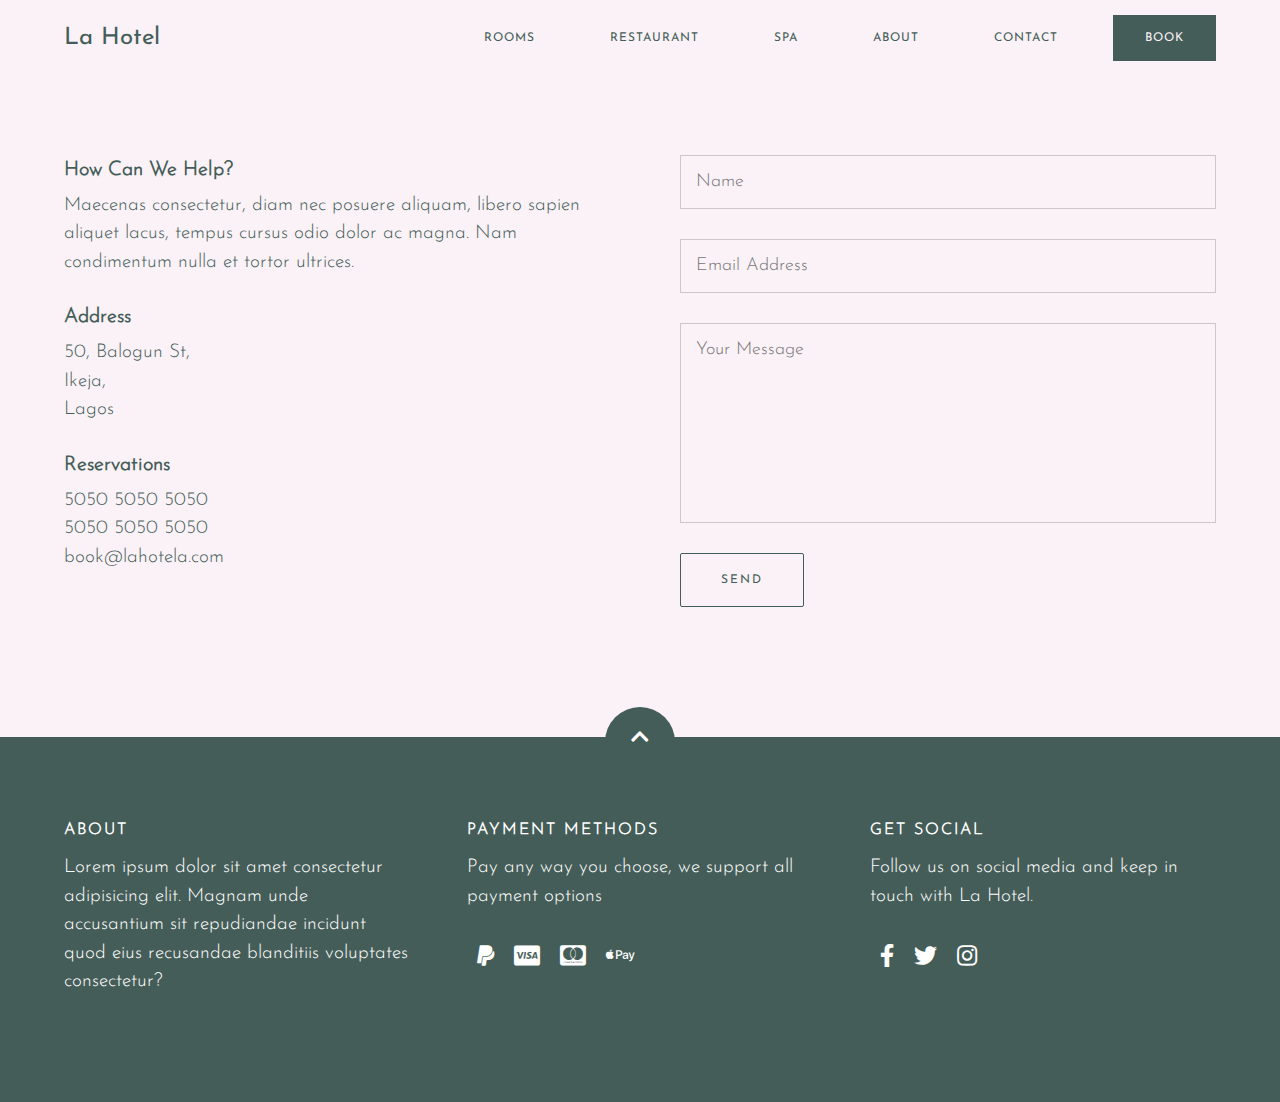
<file: contact.html>
<!DOCTYPE html>
<html lang="en">

<head>
    <meta charset="UTF-8">
    <meta name="viewport" content="width=device-width, initial-scale=1.0">
    <title>Contact - La Hotel</title>
    <link rel="stylesheet" href="https://cdnjs.cloudflare.com/ajax/libs/font-awesome/5.14.0/css/all.min.css">
    <link rel="stylesheet" href="style.css">
</head>

<body>
    <!-- NAVBAR -->
    <div class="container">
        <nav class="navbar">
            <a class="logo" href="index.html">La Hotel</a>
            <input type="checkbox" id="check">
            <label for="check">
                <i class="fas fa-bars" id="open"></i>
                <i class="fas fa-times" id="close"></i>
            </label>
            <ul class="nav-list">
                <li class="nav-item"><a href="rooms.html" class="nav-link">Rooms</a></li>
                <li class="nav-item"><a href="restaurant.html" class="nav-link">Restaurant</a></li>
                <li class="nav-item"><a href="spa.html" class="nav-link">Spa</a></li>
                <li class="nav-item"><a href="about.html" class="nav-link">About</a></li>
                <li class="nav-item"><a href="contact.html" class="nav-link">Contact</a></li>
                <li class="nav-item"><a href="rooms.html" class="nav-link book-btn">Book</a></li>
            </ul>
        </nav>
    </div>

    <!-- CONTACT SECTION -->
    <section id="contact" class="contact">
        <div class="container">
            <div class="row">
                <div class="col-2">
                    <div>
                        <h3>How Can We Help?</h3>
                        <p>Maecenas consectetur, diam nec posuere aliquam, libero sapien aliquet lacus, tempus cursus
                            odio dolor ac magna. Nam condimentum nulla et tortor ultrices.</p>
                    </div>
                    <div>
                        <h3>Address</h3>
                        <p>50, Balogun St,</p>
                        <p>Ikeja,</p>
                        <p>Lagos</p>
                    </div>
                    <div>
                        <h3>Reservations</h3>
                        <p>5050 5050 5050</p>
                        <p>5050 5050 5050</p>
                        <p>book@lahotela.com</p>
                    </div>
                </div>
                <div class="col-2">
                    <form>
                        <input type="text" placeholder="Name" required>
                        <input type="email" placeholder="Email Address" required>
                        <textarea row="20" cols="20" placeholder="Your Message" required></textarea>
                        <button class="btn btn-white">Send</button>
                    </form>
                </div>
            </div>
        </div>
    </section>

    <!-- FOOTER SECTION -->
    <footer>
        <div class="container">
            <div class="back-to-top">
                <a href="#contact"><i class="fas fa-chevron-up"></i></a>
            </div>
            <div class="footer__content row">
                <div class="col-3">
                    <h4>About</h4>
                    <p>Lorem ipsum dolor sit amet consectetur adipisicing elit. Magnam unde accusantium sit repudiandae
                        incidunt quod eius recusandae blanditiis voluptates consectetur?</p>
                </div>
                <div class="col-3">
                    <h4>Payment Methods</h4>
                    <p>Pay any way you choose, we support all payment options</p>
                    <ul class="payment-methods">
                        <li>
                            <a href="#">
                                <i class="fab fa-paypal"></i>
                            </a>
                        </li>
                        <li>
                            <a href="#">
                                <i class="fab fa-cc-visa"></i>
                            </a>
                        </li>
                        <li>
                            <a href="#">
                                <i class="fab fa-cc-mastercard"></i>
                            </a>
                        </li>
                        <li>
                            <a href="#">
                                <i class="fab fa-apple-pay"></i>
                            </a>
                        </li>
                    </ul>
                </div>
                <div class="col-3">
                    <h4>Get Social</h4>
                    <p>Follow us on social media and keep in touch with La Hotel.</p>
                    <ul class="social-icons">
                        <li>
                            <a href="#">
                                <i class="fab fa-facebook-f"></i>
                            </a>
                        </li>
                        <li>
                            <a href="#">
                                <i class="fab fa-twitter"></i>
                            </a>
                        </li>
                        <li>
                            <a href="#">
                                <i class="fab fa-instagram"></i>
                            </a>
                        </li>
                        <li>
                            <a href="#">
                                <i class="fab fa-tripadvisor"></i>
                            </a>
                        </li>
                    </ul>
                </div>
            </div>
        </div>
    </footer>
</body>

</html>
</file>
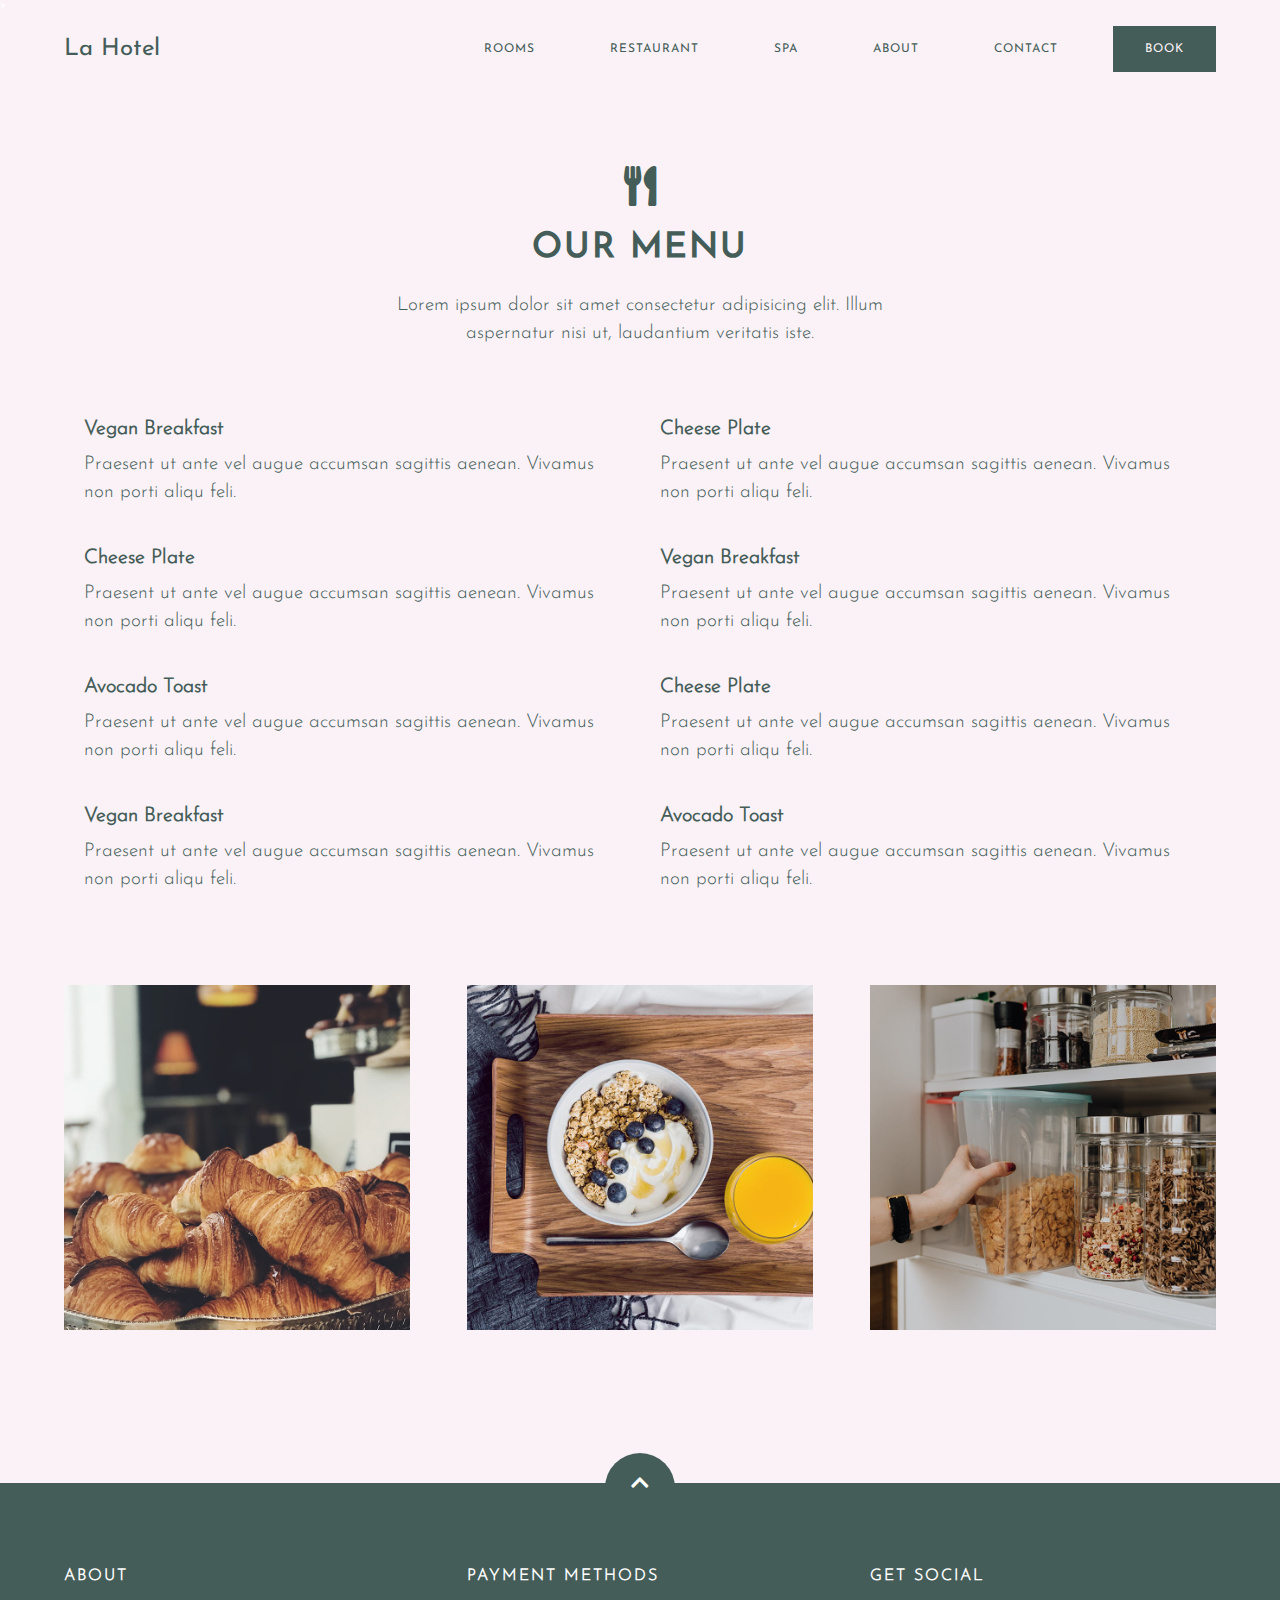
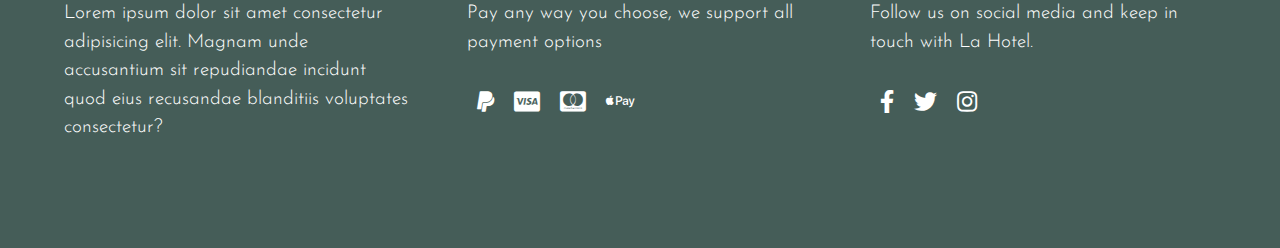
<file: restaurant.html>
<!DOCTYPE html>
<html lang="en">

<head>
    <meta charset="UTF-8">
    <meta name="viewport" content="width=device-width, initial-scale=1.0">
    <title>Restaurant - La Hotel</title>
    <link rel="stylesheet" href="https://cdnjs.cloudflare.com/ajax/libs/font-awesome/5.14.0/css/all.min.css">>
    <link rel="stylesheet" href="style.css">
</head>

<body>
    <!-- NAVBAR -->
    <div class="container">
        <nav class="navbar">
            <a class="logo" href="index.html">La Hotel</a>
            <input type="checkbox" id="check">
            <label for="check">
                <i class="fas fa-bars" id="open"></i>
                <i class="fas fa-times" id="close"></i>
            </label>
            <ul class="nav-list">
                <li class="nav-item"><a href="rooms.html" class="nav-link">Rooms</a></li>
                <li class="nav-item"><a href="restaurant.html" class="nav-link">Restaurant</a></li>
                <li class="nav-item"><a href="spa.html" class="nav-link">Spa</a></li>
                <li class="nav-item"><a href="about.html" class="nav-link">About</a></li>
                <li class="nav-item"><a href="contact.html" class="nav-link">Contact</a></li>
                <li class="nav-item"><a href="rooms.html" class="nav-link book-btn">Book</a></li>
            </ul>
        </nav>
    </div>

    <!-- MENU SECTION -->
    <section id="our-menu" class="our-menu">
        <div class="container">
            <div class="menu-header">
                <i class="fas fa-utensils"></i>
                <h2 class="headline">Our Menu</h2>
                <p>Lorem ipsum dolor sit amet consectetur adipisicing elit. Illum aspernatur nisi ut, laudantium
                    veritatis
                    iste.</p>
            </div>
            <div class="menu-table">
                <div class="row">
                    <div class="col-2">
                        <div>
                            <h3>Vegan Breakfast</h3>
                            <p>Praesent ut ante vel augue accumsan sagittis aenean. Vivamus non porti aliqu feli.</p>
                        </div>
                        <div>
                            <h3>Cheese Plate</h3>
                            <p>Praesent ut ante vel augue accumsan sagittis aenean. Vivamus non porti aliqu feli.</p>
                        </div>
                        <div>
                            <h3>Avocado Toast</h3>
                            <p>Praesent ut ante vel augue accumsan sagittis aenean. Vivamus non porti aliqu feli.</p>
                        </div>
                        <div>
                            <h3>Vegan Breakfast</h3>
                            <p>Praesent ut ante vel augue accumsan sagittis aenean. Vivamus non porti aliqu feli.</p>
                        </div>
                    </div>
                    <div class="col-2">
                        <div>
                            <h3>Cheese Plate</h3>
                            <p>Praesent ut ante vel augue accumsan sagittis aenean. Vivamus non porti aliqu feli.</p>
                        </div>
                        <div>
                            <h3>Vegan Breakfast</h3>
                            <p>Praesent ut ante vel augue accumsan sagittis aenean. Vivamus non porti aliqu feli.</p>
                        </div>
                        <div>
                            <h3>Cheese Plate</h3>
                            <p>Praesent ut ante vel augue accumsan sagittis aenean. Vivamus non porti aliqu feli.</p>
                        </div>
                        <div>
                            <h3>Avocado Toast</h3>
                            <p>Praesent ut ante vel augue accumsan sagittis aenean. Vivamus non porti aliqu feli.</p>
                        </div>
                    </div>
                </div>
            </div>
            <div class="menu-gallery">
                <div class="row">
                    <div class="col-3">
                        <img src="./images/menu-gallery-1.jpg" alt="menu-image">
                    </div>
                    <div class="col-3">
                        <img src="./images/menu-gallery-2.jpg" alt="menu-image">
                    </div>
                    <div class="col-3">
                        <img src="./images/menu-gallery-3.jpg" alt="menu-image">
                    </div>
                </div>
            </div>
        </div>
    </section>

    <!-- FOOTER SECTION -->
    <footer>
        <div class="container">
            <div class="back-to-top">
                <a href="#our-menu"><i class="fas fa-chevron-up"></i></a>
            </div>
            <div class="footer__content row">
                <div class="col-3">
                    <h4>About</h4>
                    <p>Lorem ipsum dolor sit amet consectetur adipisicing elit. Magnam unde accusantium sit repudiandae
                        incidunt quod eius recusandae blanditiis voluptates consectetur?</p>
                </div>
                <div class="col-3">
                    <h4>Payment Methods</h4>
                    <p>Pay any way you choose, we support all payment options</p>
                    <ul class="payment-methods">
                        <li>
                            <a href="#">
                                <i class="fab fa-paypal"></i>
                            </a>
                        </li>
                        <li>
                            <a href="#">
                                <i class="fab fa-cc-visa"></i>
                            </a>
                        </li>
                        <li>
                            <a href="#">
                                <i class="fab fa-cc-mastercard"></i>
                            </a>
                        </li>
                        <li>
                            <a href="#">
                                <i class="fab fa-apple-pay"></i>
                            </a>
                        </li>
                    </ul>
                </div>
                <div class="col-3">
                    <h4>Get Social</h4>
                    <p>Follow us on social media and keep in touch with La Hotel.</p>
                    <ul class="social-icons">
                        <li>
                            <a href="#">
                                <i class="fab fa-facebook-f"></i>
                            </a>
                        </li>
                        <li>
                            <a href="#">
                                <i class="fab fa-twitter"></i>
                            </a>
                        </li>
                        <li>
                            <a href="#">
                                <i class="fab fa-instagram"></i>
                            </a>
                        </li>
                        <li>
                            <a href="#">
                                <i class="fab fa-tripadvisor"></i>
                            </a>
                        </li>
                    </ul>
                </div>
            </div>
        </div>
    </footer>
</body>

</html>
</file>
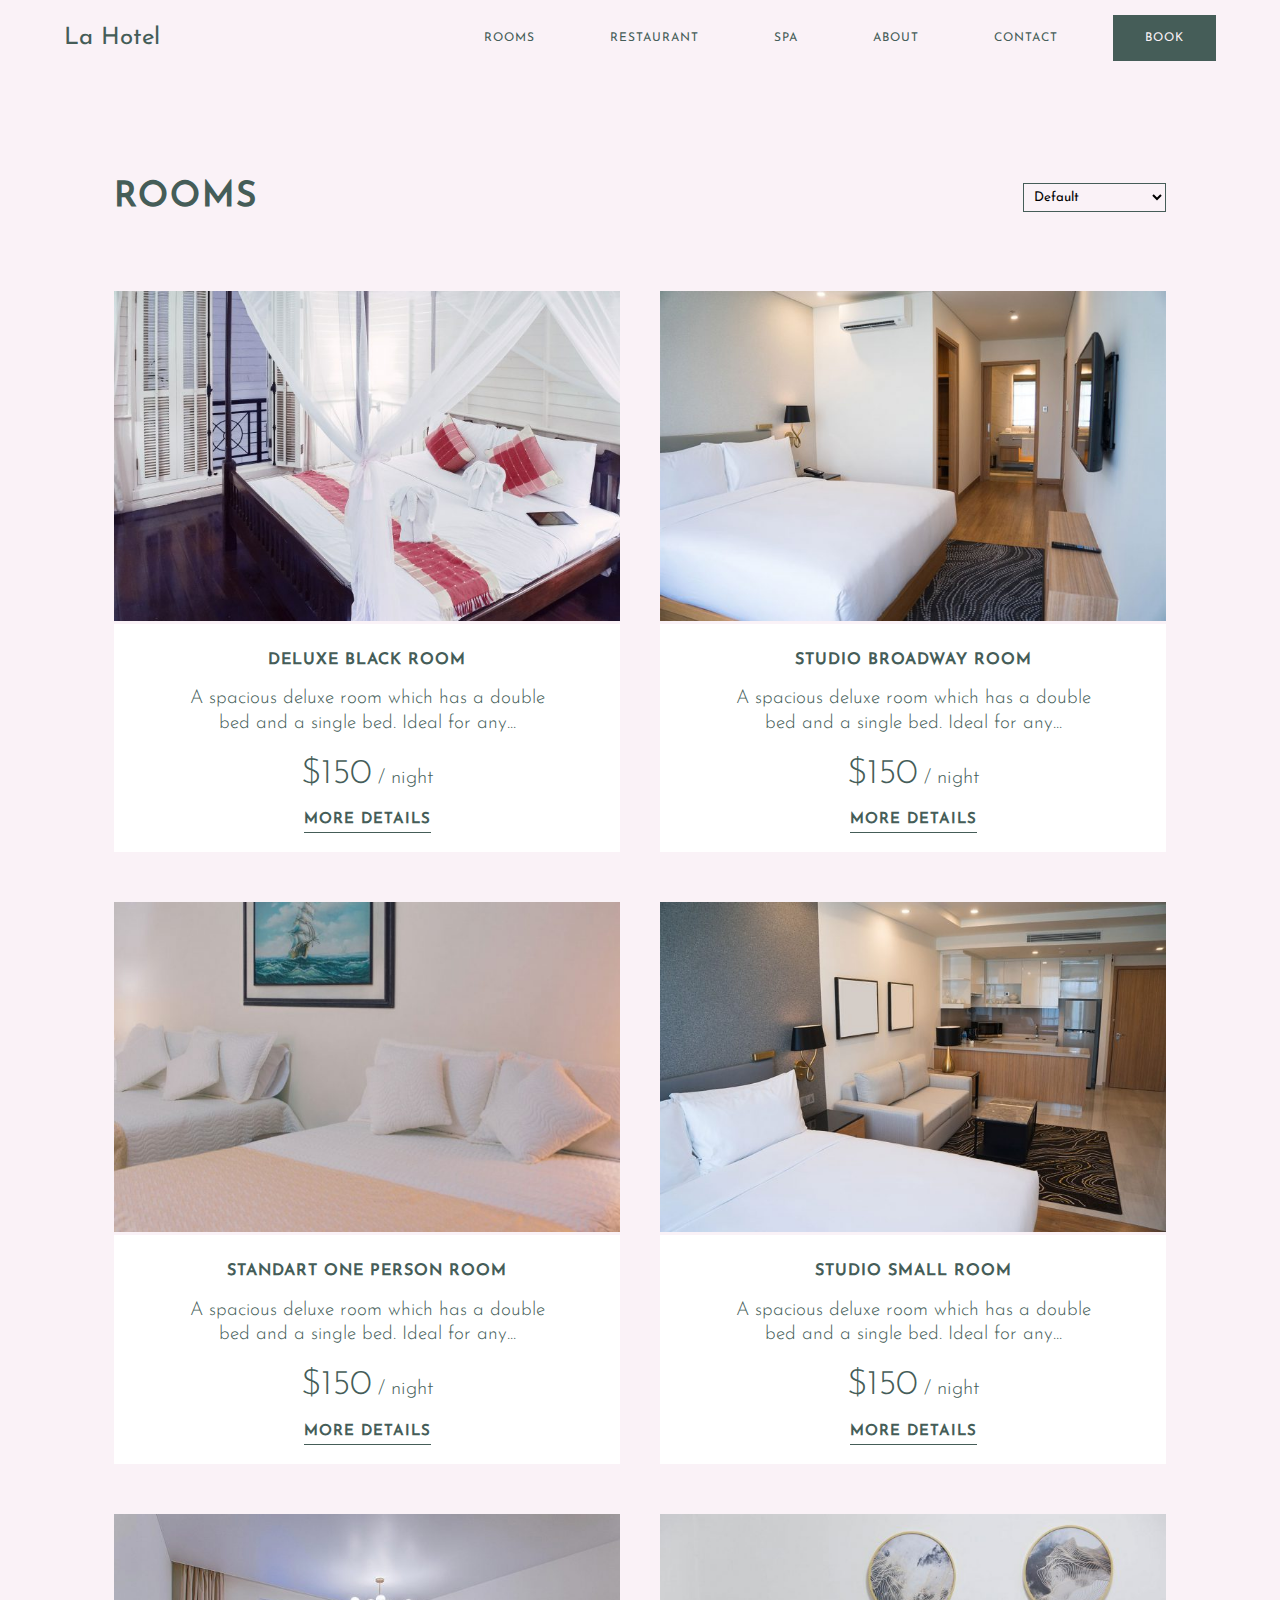
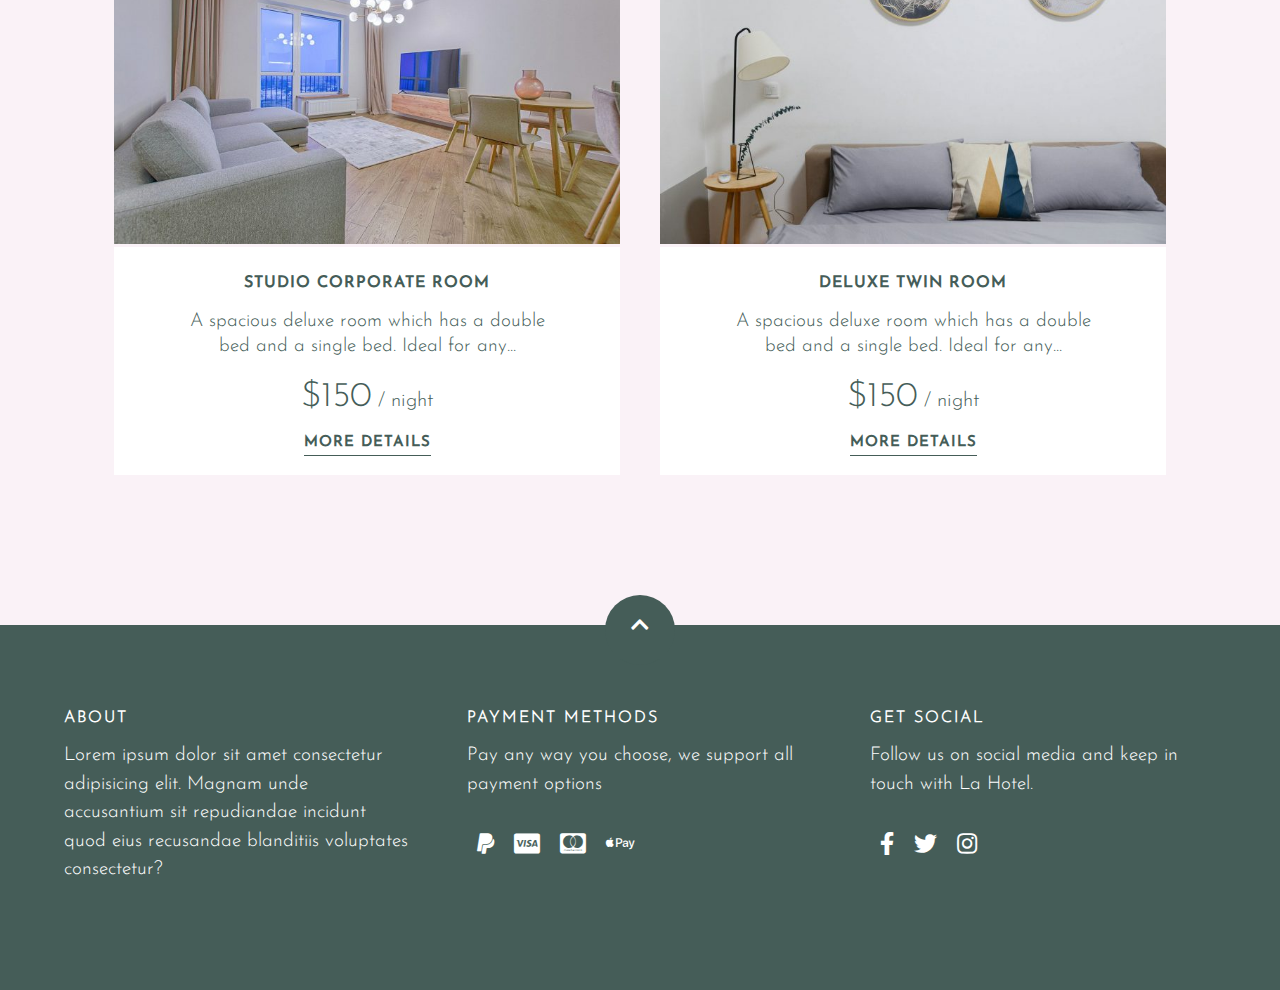
<file: rooms.html>
<!DOCTYPE html>
<html lang="en">

<head>
    <meta charset="UTF-8">
    <meta name="viewport" content="width=device-width, initial-scale=1.0">
    <title>Rooms - La Hotel</title>
    <link rel="stylesheet" href="https://cdnjs.cloudflare.com/ajax/libs/font-awesome/5.14.0/css/all.min.css">
    <link rel="stylesheet" href="style.css">
</head>

<body>
    <!-- NAVBAR -->
    <div class="container">
        <nav class="navbar">
            <a class="logo" href="index.html">La Hotel</a>
            <input type="checkbox" id="check">
            <label for="check">
                <i class="fas fa-bars" id="open"></i>
                <i class="fas fa-times" id="close"></i>
            </label>
            <ul class="nav-list">
                <li class="nav-item"><a href="rooms.html" class="nav-link">Rooms</a></li>
                <li class="nav-item"><a href="restaurant.html" class="nav-link">Restaurant</a></li>
                <li class="nav-item"><a href="spa.html" class="nav-link">Spa</a></li>
                <li class="nav-item"><a href="about.html" class="nav-link">About</a></li>
                <li class="nav-item"><a href="contact.html" class="nav-link">Contact</a></li>
                <li class="nav-item"><a href="rooms.html" class="nav-link book-btn">Book</a></li>
            </ul>
        </nav>
    </div>

    <!-- ROOMS LIST -->
    <section id="rooms-list" class="rooms-list">
        <div class="container container-medium">
            <div class="row row-2">
                <h2>Rooms</h2>
                <select>
                    <option>Default</option>
                    <option>Sort by Price</option>
                    <option>Sort by Reviews</option>
                    <option>Sort by Popularity</option>
                    <option>Sort by Spacing</option>
                </select>
            </div>
            <div class="row">
                <div class="col-2">
                    <div class="room-image">
                        <img src="./images/room-1.jpg" alt="room">
                    </div>
                    <div class="room-info">
                        <div>
                            <h4>Deluxe Black Room</h4>
                            <p>A spacious deluxe room which has a double bed and a single bed. Ideal for any...</p>
                            <p class="price"><span>$150</span> / night</p>
                            <a href="#">More Details</a>
                        </div>
                    </div>
                </div>
                <div class="col-2">
                    <div class="room-image">
                        <img src="./images/room-2.jpg" alt="room">
                    </div>
                    <div class="room-info">
                        <div>
                            <h4>Studio Broadway Room</h4>
                            <p>A spacious deluxe room which has a double bed and a single bed. Ideal for any...</p>
                            <p class="price"><span>$150</span> / night</p>
                            <a href="#">More Details</a>
                        </div>
                    </div>
                </div>
            </div>
            <div class="row">
                <div class="col-2">
                    <div class="room-image">
                        <img src="./images/room-3.jpg" alt="room">
                    </div>
                    <div class="room-info">
                        <div>
                            <h4>Standart One Person Room</h4>
                            <p>A spacious deluxe room which has a double bed and a single bed. Ideal for any...</p>
                            <p class="price"><span>$150</span> / night</p>
                            <a href="#">More Details</a>
                        </div>
                    </div>
                </div>
                <div class="col-2">
                    <div class="room-image">
                        <img src="./images/room-4.jpg" alt="room">
                    </div>
                    <div class="room-info">
                        <div>
                            <h4>Studio Small Room</h4>
                            <p>A spacious deluxe room which has a double bed and a single bed. Ideal for any...</p>
                            <p class="price"><span>$150</span> / night</p>
                            <a href="#">More Details</a>
                        </div>
                    </div>
                </div>
            </div>
            <div class="row">
                <div class="col-2">
                    <div class="room-image">
                        <img src="./images/room-5.jpg" alt="room">
                    </div>
                    <div class="room-info">
                        <div>
                            <h4>Studio Corporate Room</h4>
                            <p>A spacious deluxe room which has a double bed and a single bed. Ideal for any...</p>
                            <p class="price"><span>$150</span> / night</p>
                            <a href="#">More Details</a>
                        </div>
                    </div>
                </div>
                <div class="col-2">
                    <div class="room-image">
                        <img src="./images/room-6.jpg" alt="room">
                    </div>
                    <div class="room-info">
                        <div>
                            <h4>Deluxe Twin Room</h4>
                            <p>A spacious deluxe room which has a double bed and a single bed. Ideal for any...</p>
                            <p class="price"><span>$150</span> / night</p>
                            <a href="#">More Details</a>
                        </div>
                    </div>
                </div>
            </div>
        </div>
    </section>

    <!-- FOOTER SECTION -->
    <footer>
        <div class="container">
            <div class="back-to-top">
                <a href="#rooms-list"><i class="fas fa-chevron-up"></i></a>
            </div>
            <div class="footer__content row">
                <div class="col-3">
                    <h4>About</h4>
                    <p>Lorem ipsum dolor sit amet consectetur adipisicing elit. Magnam unde accusantium sit repudiandae
                        incidunt quod eius recusandae blanditiis voluptates consectetur?</p>
                </div>
                <div class="col-3">
                    <h4>Payment Methods</h4>
                    <p>Pay any way you choose, we support all payment options</p>
                    <ul class="payment-methods">
                        <li>
                            <a href="#">
                                <i class="fab fa-paypal"></i>
                            </a>
                        </li>
                        <li>
                            <a href="#">
                                <i class="fab fa-cc-visa"></i>
                            </a>
                        </li>
                        <li>
                            <a href="#">
                                <i class="fab fa-cc-mastercard"></i>
                            </a>
                        </li>
                        <li>
                            <a href="#">
                                <i class="fab fa-apple-pay"></i>
                            </a>
                        </li>
                    </ul>
                </div>
                <div class="col-3">
                    <h4>Get Social</h4>
                    <p>Follow us on social media and keep in touch with La Hotel.</p>
                    <ul class="social-icons">
                        <li>
                            <a href="#">
                                <i class="fab fa-facebook-f"></i>
                            </a>
                        </li>
                        <li>
                            <a href="#">
                                <i class="fab fa-twitter"></i>
                            </a>
                        </li>
                        <li>
                            <a href="#">
                                <i class="fab fa-instagram"></i>
                            </a>
                        </li>
                        <li>
                            <a href="#">
                                <i class="fab fa-tripadvisor"></i>
                            </a>
                        </li>
                    </ul>
                </div>
            </div>
        </div>
    </footer>
</body>

</html>
</file>
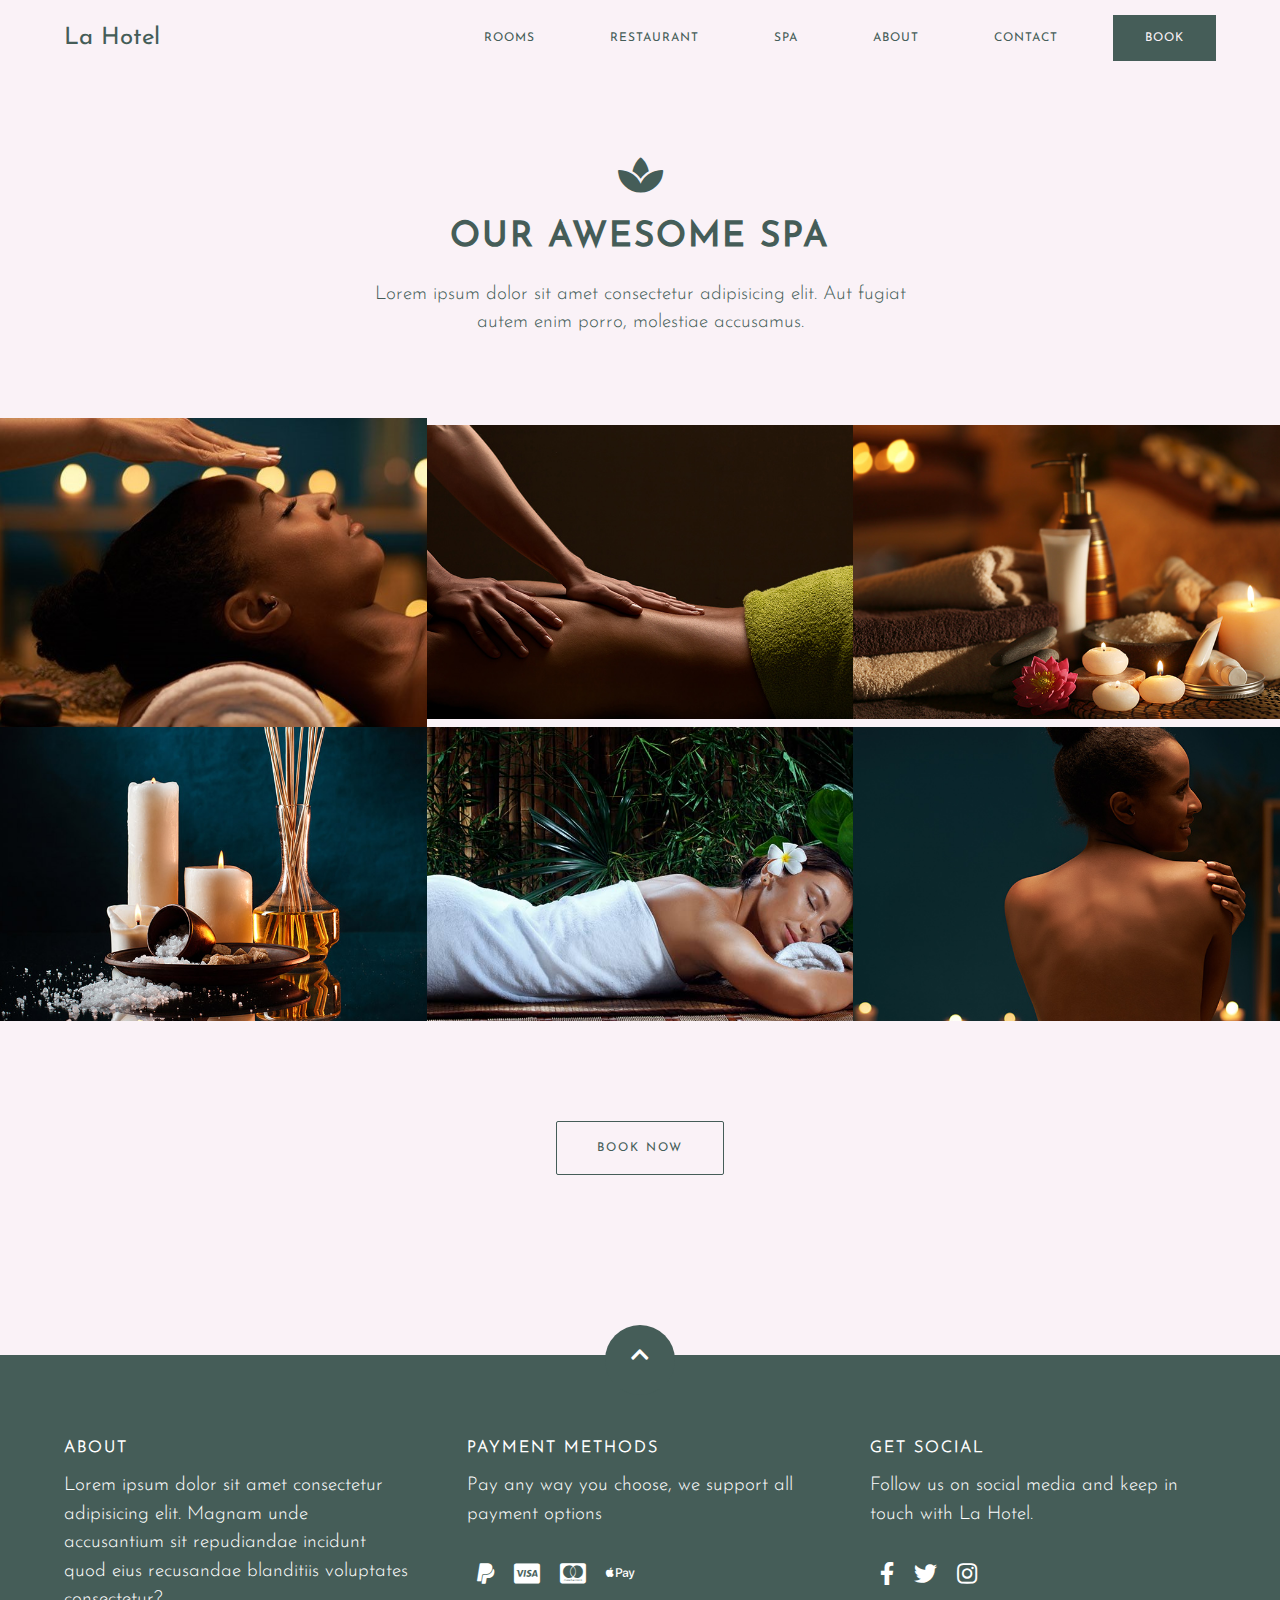
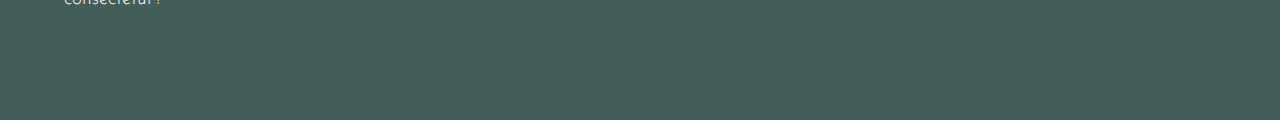
<file: spa.html>
<!DOCTYPE html>
<html lang="en">

<head>
    <meta charset="UTF-8">
    <meta name="viewport" content="width=device-width, initial-scale=1.0">
    <title>Spa - La Hotel</title>
    <link rel="stylesheet" href="https://cdnjs.cloudflare.com/ajax/libs/font-awesome/5.14.0/css/all.min.css">
    <link rel="stylesheet" href="style.css">
</head>

<body>
    <!-- NAVBAR -->
    <div class="container">
        <nav class="navbar">
            <a class="logo" href="index.html">La Hotel</a>
            <input type="checkbox" id="check">
            <label for="check">
                <i class="fas fa-bars" id="open"></i>
                <i class="fas fa-times" id="close"></i>
            </label>
            <ul class="nav-list">
                <li class="nav-item"><a href="rooms.html" class="nav-link">Rooms</a></li>
                <li class="nav-item"><a href="restaurant.html" class="nav-link">Restaurant</a></li>
                <li class="nav-item"><a href="spa.html" class="nav-link">Spa</a></li>
                <li class="nav-item"><a href="about.html" class="nav-link">About</a></li>
                <li class="nav-item"><a href="contact.html" class="nav-link">Contact</a></li>
                <li class="nav-item"><a href="rooms.html" class="nav-link book-btn">Book</a></li>
            </ul>
        </nav>
    </div>

    <!-- SPA SECTION -->
    <section id="section-spa" class="section-spa">
        <div class="container">
            <div class="spa-header">
                <i class="fas fa-spa"></i>
                <h2 class="headline">Our Awesome Spa</h2>
                <p>Lorem ipsum dolor sit amet consectetur adipisicing elit. Aut fugiat autem enim porro, molestiae
                    accusamus.</p>
            </div>
        </div>
        <div class="spa-gallery">
            <div class="row">
                <div class="col-3">
                    <img src="./images/spa.jpg" alt="spa-image">
                </div>
                <div class="col-3">
                    <img src="./images/spa-img-2.jpg" alt="spa-image">
                </div>
                <div class="col-3">
                    <img src="./images/spa-img-3.jpg" alt="spa-image">
                </div>
            </div>
            <div class="row">
                <div class="col-3">
                    <img src="./images/spa-img-4.jpg" alt="spa-image">
                </div>
                <div class="col-3">
                    <img src="./images/spa-img-5.jpg" alt="spa-image">
                </div>
                <div class="col-3">
                    <img src="./images/spa-img-6.jpg" alt="spa-image">
                </div>
            </div>
        </div>
        <div class="button-container container">
            <button class="btn btn-white">Book Now</button>
        </div>
    </section>

    <!-- FOOTER SECTION -->
    <footer>
        <div class="container">
            <div class="back-to-top">
                <a href="#section-spa"><i class="fas fa-chevron-up"></i></a>
            </div>
            <div class="footer__content row">
                <div class="col-3">
                    <h4>About</h4>
                    <p>Lorem ipsum dolor sit amet consectetur adipisicing elit. Magnam unde accusantium sit repudiandae
                        incidunt quod eius recusandae blanditiis voluptates consectetur?</p>
                </div>
                <div class="col-3">
                    <h4>Payment Methods</h4>
                    <p>Pay any way you choose, we support all payment options</p>
                    <ul class="payment-methods">
                        <li>
                            <a href="#">
                                <i class="fab fa-paypal"></i>
                            </a>
                        </li>
                        <li>
                            <a href="#">
                                <i class="fab fa-cc-visa"></i>
                            </a>
                        </li>
                        <li>
                            <a href="#">
                                <i class="fab fa-cc-mastercard"></i>
                            </a>
                        </li>
                        <li>
                            <a href="#">
                                <i class="fab fa-apple-pay"></i>
                            </a>
                        </li>
                    </ul>
                </div>
                <div class="col-3">
                    <h4>Get Social</h4>
                    <p>Follow us on social media and keep in touch with La Hotel.</p>
                    <ul class="social-icons">
                        <li>
                            <a href="#">
                                <i class="fab fa-facebook-f"></i>
                            </a>
                        </li>
                        <li>
                            <a href="#">
                                <i class="fab fa-twitter"></i>
                            </a>
                        </li>
                        <li>
                            <a href="#">
                                <i class="fab fa-instagram"></i>
                            </a>
                        </li>
                        <li>
                            <a href="#">
                                <i class="fab fa-tripadvisor"></i>
                            </a>
                        </li>
                    </ul>
                </div>
            </div>
        </div>
    </footer>
</body>

</html>
</file>
<file: style.css>
*,
*::before,
*::after {
    margin: 0;
    padding: 0;
    box-sizing: border-box;
}

@font-face {
    font-family: "Herr Von Muellerhoff";
    src: url("textfont/HerrVonMuellerhoff-Regular.ttf") format("truetype");
}

@font-face {
    font-family: "Josefin Sans Regular";
    src: url("textfont/JosefinSans-Regular.ttf") format("truetype");
}

@font-face {
    font-family: "Josefin Sans Light";
    src: url("textfont/JosefinSans-Light.ttf") format("truetype");
}

@font-face {
    font-family: "SourceSansPro Regular";
    src: url("textfont/SourceSansPro-Regular.ttf") format("truetype");
}

:root {
    --main-font-1: "Josefin Sans Regular", sans-serif;
    --main-font-2: "Josefin Sans Light", sans-serif;
    --secondary-font: "SourceSansPro Regular", sans-serif;
    --main-color: #455d58;
    --white-pinkish-color : #FAF2F7;
    --white-color: #fff;
}

/* BASIC STYLES */

html {
    color: var(--white-color);
    font-size: 10px;
    font-family: var(--main-font-1);
    scroll-behavior: smooth;
}

body {
    background-color: var(--white-pinkish-color);
}

main img {
    width: 100%;
}

section {
    padding: 8rem 0;
}

a {
    text-decoration: none;
}

p {
    font-size: 1.9rem;
    font-family: var(--main-font-2);
    line-height: 1.5;
    font-weight: 200;
}

ul {
    list-style: none;
}

h2 {
    font-size: 3.5rem;
    margin: 2rem 0;
    line-height: 1.3;
}

h3 {
    font-size: 2rem;
    margin-bottom: 1.2rem;
}

h4 {
    font-size: 1.6rem;
    font-weight: 700;
    margin-bottom: 1.6rem;
}

h2, h4 {
    text-transform: uppercase;
    letter-spacing: .2rem;
}

/* BASIC & REUSABLE CLASSES */

.heading-text {
    text-align: center;
    position: relative;
}

.heading-text::after {
    content: '';
    display: block;
    width: 10rem;
    height: .2rem;
    background-color: var(--main-color);
    margin: 0 auto;
    margin-top: 3rem;
}

.text-green {
    color: var(--main-color);
}

.text-white {
    color: var(--white-color);
}

.container {
    width: 100%;
    max-width: 120rem;
    padding: 0 2.4rem;
    margin: 0 auto;
}

.container-medium {
    max-width: 110rem;
}

.row {
    display: flex;
    align-items: center;
}

.col-2 {
    margin-bottom: 5rem;
    flex-basis: 50%;
    min-width: 30rem;
}

.col-3 {
    flex-basis: 30%;
    min-width: 25rem;
    margin-bottom: 5rem;
}

.padding-right {
    padding-right: 8rem;
}

.text-box {
    width: 100%;
    max-width: 40rem;
}

.text-box p {
    margin: 4rem 0;
}

/* BUTTONS */

.btn {
    display: inline-block;
    background: transparent;
    border: .1rem solid var(--white-color);
    border-radius: .2rem;
    cursor: pointer;
    outline: none;
    padding: 2rem 4rem;
    text-transform: uppercase;
    font-family: inherit;
    font-size: 1.2rem;
    font-weight: 400;
    letter-spacing: .2rem;
    overflow: hidden;
    position: relative;
}

.btn-green {
    color: var(--white-color);
    transition: color .5s;
    z-index: 100;
}

.btn-white {
    border: 1px solid var(--main-color);
    color: var(--main-color);
    transition: color .5s;
    z-index: 100;
}

.btn-green::before,
.btn-white::before {
    content: '';
    position: absolute;
    top: 0;
    left: -10%;
    width: 0;
    height: 100%;
    transform: skewX(25deg);
    z-index: -1;
    transition: width .7s;
}

.btn-green::before {
    background-color: var(--white-color);
}

.btn-white::before {
    background-color: var(--main-color);
}

.btn-green:hover{
    color: var(--main-color);
}

.btn-white:hover {
    color: var(--white-color);
}

.btn-green:hover::before,
.btn-white:hover::before {
    width: 120%;
}

/* HEADER */

header {
    height: 100vh;
}

.navbar {
    background-color: var(--white-pinkish-color   );
    display: flex;
    justify-content: space-between;
    align-items: center;
    padding: 2rem 0;
    height: 7.5rem;
}

.logo {
    font-family: var(--main-font-1);
    font-size: 2.4rem;
    color: var(--main-color);
}

.nav-list {
    display: flex;
}

.nav-item:not(:last-child) {
    margin-right: 3.5rem;
}

.nav-link {
    border: none;
    outline: none;
    text-transform: uppercase;
    font-size: 1.2rem;
    color: var(--main-color);
    letter-spacing: .1rem;
    padding: 1rem 2rem;
    position: relative;
}

.nav-link::before {
    content: '';
    position: absolute;
    left: 0;
    bottom: 0;
    height: .2rem;
    width: 100%;
    background-color: rgba(69, 93, 88, 0.65);
    transform: scaleX(0);
    transform-origin: right;
    transition: transform .4s linear; 
}

.nav-link:hover::before {
    transform: scaleX(1);
    transform-origin: left;
}

.book-btn {
    border: .2rem solid transparent;
    background-color: var(--main-color);
    color: var(--white-pinkish-color);
    padding: 1.5rem 3rem;
    transition: all .3s ease;
}

.book-btn:hover {
    background-color: transparent;
    border: .2rem solid var(--main-color);
    color: var(--main-color);
}

.book-btn:hover::before {
    transform: scaleX(0);
}
label #open,
label #close {
    color: var(--main-color);
    font-size: 2.2rem;
    line-height: 8rem;
    cursor: pointer;
    display: none;
}

label #close {
    color: var(--white-pinkish-color);
}

#check {
    display: none;
}

.hero {
    background-image: linear-gradient(to right bottom, rgba(40, 180, 133, 0.8), rgb(69, 93, 88, 0.5)), url("images/hero-bg.jpg");
    background-size: cover;
    background-position: center;
    height: calc(100vh - 7.5rem);
    clip-path: polygon(0 0, 100% 0, 100% 75vh, 0 100%);
    position: relative;
}

.hero__text-box {
    position: absolute;
    top: 50%;
    transform: translateY(-50%);
}

.hero__text {
    text-transform: uppercase;
    color: var(--white-color);
    font-size: 5.4rem;
    letter-spacing: .2rem;
    line-height: 1.4;
    margin-bottom: 5rem;
}

.hero__text span {
    display: block;
}

/* INFO SECTION */

.info-text {
    margin-bottom: 3rem;
    font-family: var(--main-font-2);
}

.image-group img {
    width: 100%;
}

.image-group {
    display: grid;
    grid-template-columns: repeat(2, 1fr);
    column-gap: 1.5rem;
}

/* ROOMS SECTION */

.rooms {
    background-color: var(--main-color);
}

/* RESTAURANT SECTION */

.restaurant {
    color: var(--main-color);
}

/* SPA SECTION */

.spa {
    background-color: var(--main-color);
}

/* TESTIMONIALS SECTION */

.testimonials {
    color: var(--main-color);
    padding: 5rem 0;
}

.fas.fa-quote-left {
    font-size: 3.4rem;
}

.slider-box {
    text-align: center;
    padding: 4rem 2rem;
}

.slider-box img {
    width: 5rem;
    margin-top: 2rem;
    border-radius: 50%;
    margin: 0 auto;
}

.slider-box p {
    margin: 3rem 0;
}

.slider-box h3 {
    margin: 1.5rem 0;
    font-size: 1.8rem;
}

.slider {
    max-width: 60rem;
    margin: 0 auto;
}

.rating {
    margin: 3rem 0;
}

.fa-star {
    color: #ffba00;
}

/* FOOTER SECTION */

footer {
    background-color: var(--main-color);
    font-family: var(--main-font-2);
    padding: 7rem 0 4rem;
    position: relative;
}

.back-to-top {
    text-align: center;
    background-color: var(--main-color);
    border-radius: 50%;
    position: absolute;
    top: -3rem;
    left: 50%;
    width: 7rem;
    height: 7rem;
    transform: translateX(-50%);
}

.back-to-top i {
    display: block;
    color: var(--white-color);
    font-size: 2rem;
    padding: 2rem;
    animation-name: showsUp;
    animation-duration: 2s;
    animation-iteration-count: infinite;
}

.footer__content {
    align-items: flex-start;
    justify-content: space-between;
    padding: 1.5rem 0;
}

.social-icons,
.payment-methods {
    margin-top: 2.5rem;
    display: flex;
}

.social-icons i,
.payment-methods i {
    font-size: 2.3rem;
    color: var(--white-color);
    padding: .8rem 1rem;
}

.footer__content a:hover {
    opacity: .5;
}

/*                    ROOMS PAGE                   */

.rooms-list {
    color: var(--main-color);
    padding: 0;
    padding-bottom: 10rem;
}

.row-2 {
    justify-content: space-between;
    flex-wrap: wrap;
    margin: 8rem auto 5rem;
    flex-direction: row !important;
}

.rooms-list select {
    padding: .6rem;
    border: .1rem solid var(--main-color);
    outline: none;
    background: transparent;
    font-family: var(--main-font-1);
}

.rooms-list img,
.our-menu img {
    width: 100%;
}

.rooms-list .col-2:not(:last-child) {
    margin-right: 4rem;
}

.room-info {
    text-align: center;
    padding: 1rem;
    background-color: var(--white-color);
}

.room-info div {
    max-width: 40rem;
    margin: 0 auto;
    padding: 1.5rem;
}

.room-info h4 {
    letter-spacing: 1px;
    line-height: 1.4;
}

.room-info p {
    line-height: 1.3;
    font-family: var(--main-font-2);
}

.room-info a {
    color: var(--main-color);
    border-bottom: 1px solid var(--main-color);
    font-size: 1.5rem;
    font-weight: 700;
    text-transform: uppercase;
    letter-spacing: 1px;
    padding-bottom: .5rem;
}

.price {
    font-size: 2rem;
    margin: 1.5rem;
}

.price span {
    font-size: 3.5rem;
}

/*                    RESTAURANT PAGE                   */

.our-menu {
    color: var(--main-color);
    font-family: var(--main-font-2);
    padding-bottom: 10rem;
}

.our-menu .row {
    justify-content: space-between;
}

.menu-header,
.spa-header {
    text-align: center;
    max-width: 57rem;
    width: 100%;
    margin: auto;
    margin-bottom: 5rem;
}

.menu-header h2 {
    font-family: var(--main-font-1);
}

.menu-table .col-2 {
    padding: 2rem 2rem 0 2rem;
}

.menu-table .col-2 div {
    margin-bottom: 4rem;
}

/*                    ABOUT PAGE                   */

.excellent-service {
    background: url("images/excellent-img.jpg") center no-repeat;
    background-size: cover;
    min-height: 65vh;
}

.excellent-service .container {
    display: flex;
    align-items: center;
    justify-content: center;
    text-align: center;
}

.headlines {
    padding-top: 5rem;
}

.sub-headline {
    font-size: 8.5rem;
    font-family: "Herr Von Muellerhoff", cursive;
    color: #55917f;
    font-weight: 100;
    line-height: .4;
    letter-spacing: 2px;
    text-transform: capitalize;
}

.sub-headline::first-letter {
    text-transform: uppercase;
    font-size: 10.3rem;
}

.features .row {
    justify-content: space-between;
}

.features {
    background-color: var(--main-color);
}

.features i {
    color: #ce8571;
    font-size: 2.8rem;
    margin-bottom: 1.5rem;
}

.features h4 {
    text-transform: capitalize;
    font-weight: 500;
    font-size: 2rem;
    letter-spacing: 0;
}

.features p {
    font-family: var(--main-font-2);
}

.brands {
    padding: 5rem 0;
}

.brands .slider-box img {
    width: 20rem;
    margin-top: 2rem;
    border-radius: none;
    margin: 0 auto;
}

/*                     CONTACT PAGE                   */

.contact {
    color: var(--main-color);
}

.contact h3 {
    font-family: var(--main-font-2);
}

.contact .col-2:first-child {
    margin-right: 8rem;
}

.contact .col-2 div {
    margin-bottom: 3rem;
}

.contact input, textarea {
    display: block;
    width: 100%;
    background: transparent;
    border: 1px solid rgba(0,0,0,.18);
    outline: none;
    padding: 1.7rem 1.5rem;
    font-family: var(--main-font-2);
    font-size: 1.8rem;
    margin-bottom: 3rem;
    transition: all .5s;
}

textarea {
    resize: none;
    height: 20rem;
}

/*                    SPA PAGE                   */

.spa-header {
    color: var(--main-color);
    margin-bottom: 8rem;
}

.spa-header .headline {
    color: var(--main-color);
}

.section-spa .col-3 img {
    width: 100%;
    transform: scale(1.15);
}

.section-spa .col-3 {
    flex: 1;
    margin-bottom: 0;
    overflow: hidden;
}

.section-spa .fa-spa,
.our-menu .fa-utensils {
    font-size: 4rem;
}

.button-container {
    text-align: center;
    padding: 10rem 0;
}

/* MEDIA QUERIES */

@media screen and (max-width: 1000px) {
    .nav-item:not(:last-child) {
        margin-right: 2rem;
    }
}

@media screen and (max-width: 900px) {
    .nav-item:not(:last-child) {
        margin-right: 0;
    }

    p {
        font-size: 1.7rem;
    }

    label {
        display: block;
    }

    label #open {
        display: block;
    }

    .nav-list {
        position: fixed;
        top: 0;
        left: -100%;
        width: 100%;
        height: 100vh;
        background-color: var(--main-color);
        flex-direction: column;
        justify-content: center;
        text-align: center;
        z-index: 1000;
        transition: all .5s;
    }

    #check:checked ~ .nav-list {
        left: 0;
    }

    #check:checked ~ label #open {
        display: none;
    } 

    #check:checked ~ label #close {
        display: block;
        position: relative;
        z-index: 100000;
    }

    .nav-item {
        display: block;
        margin: 2.5rem 0;
    }

    .nav-link {
        color: var(--white-pinkish-color);
    }

    .book-btn {
        border: .2rem solid transparent;
        background-color: transparent;
        transition: all .3s;
    }
    
    .book-btn:hover {
        border: .2rem solid var(--white-color);
        color: var(--white-pinkish-color);
        opacity: 1;
    }

    footer .row {
        flex-direction: column;
    }
}

@media screen and (max-width: 800px) {
    h2 {
        font-size: 3.2rem;
    }

    .hero__text {
        font-size: 4.8rem;
    }

    .row {
        flex-direction: column;
    }

    .menu-table .col-2:first-child {
        margin-bottom: 0;
    }

    .contact .row {
        align-items: stretch;
    }

    .rooms-list .row {
        flex-direction: row;
    }

    .col-2 {
        padding-right: 0;
    }

    .text-box {
        margin-right: auto;
    }

    .column-reverse {
        flex-direction: column-reverse;
    }

    footer .col-4 {
        margin-bottom: 3rem;
    }

    .footer__content-about h4 {
        text-align: left;
    }

    .contact .col-2:first-child {
        margin-right: 0;
    }
}

@media screen and (max-width: 768px) {
    .rooms-list .row {
        flex-direction: column;
    }

    .rooms-list .col-2:not(:last-child) {
        margin-right: 0;
    }
}

/* ANIMATIONS */

@keyframes showsUp {
    0% {
        opacity: 0;
    }

    50% {
        opacity: 1;
    }

    100% {
        opacity: 0;
        transform: translateY(-1rem);
    }
}
</file>
